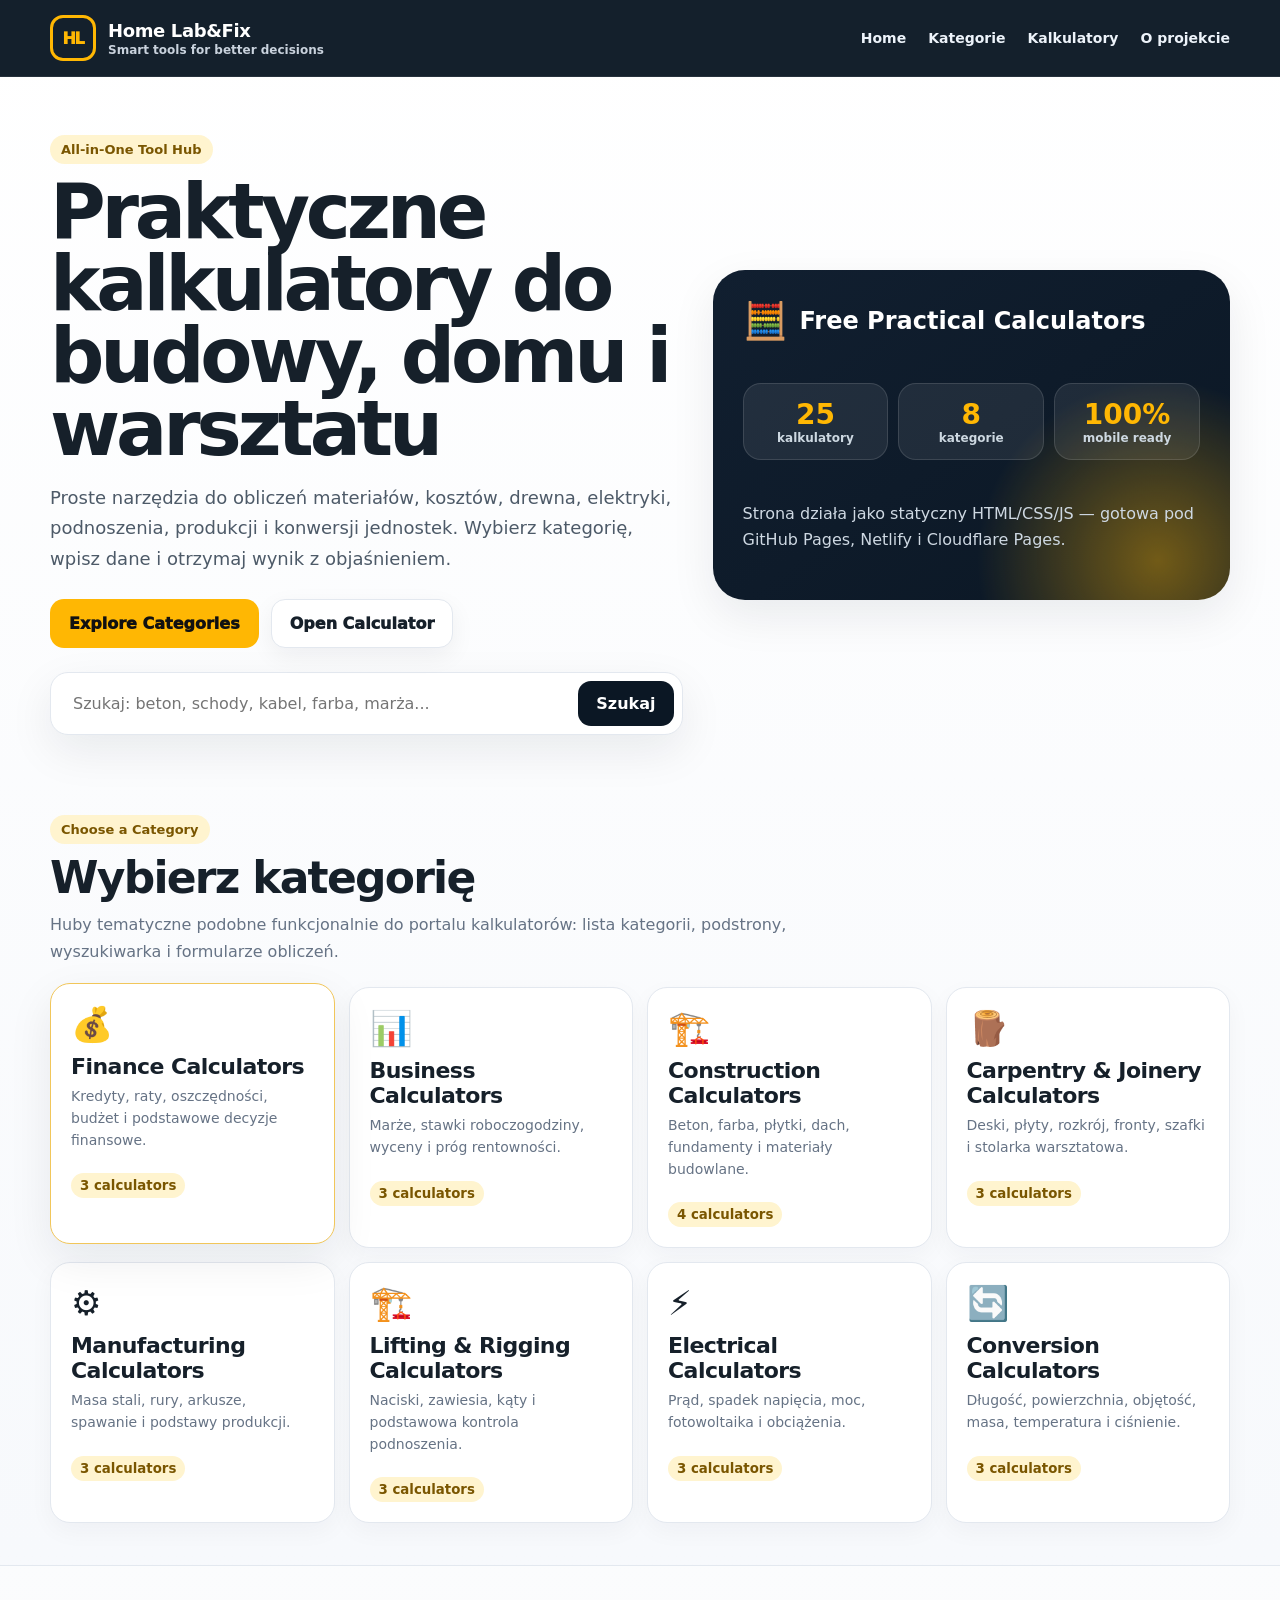
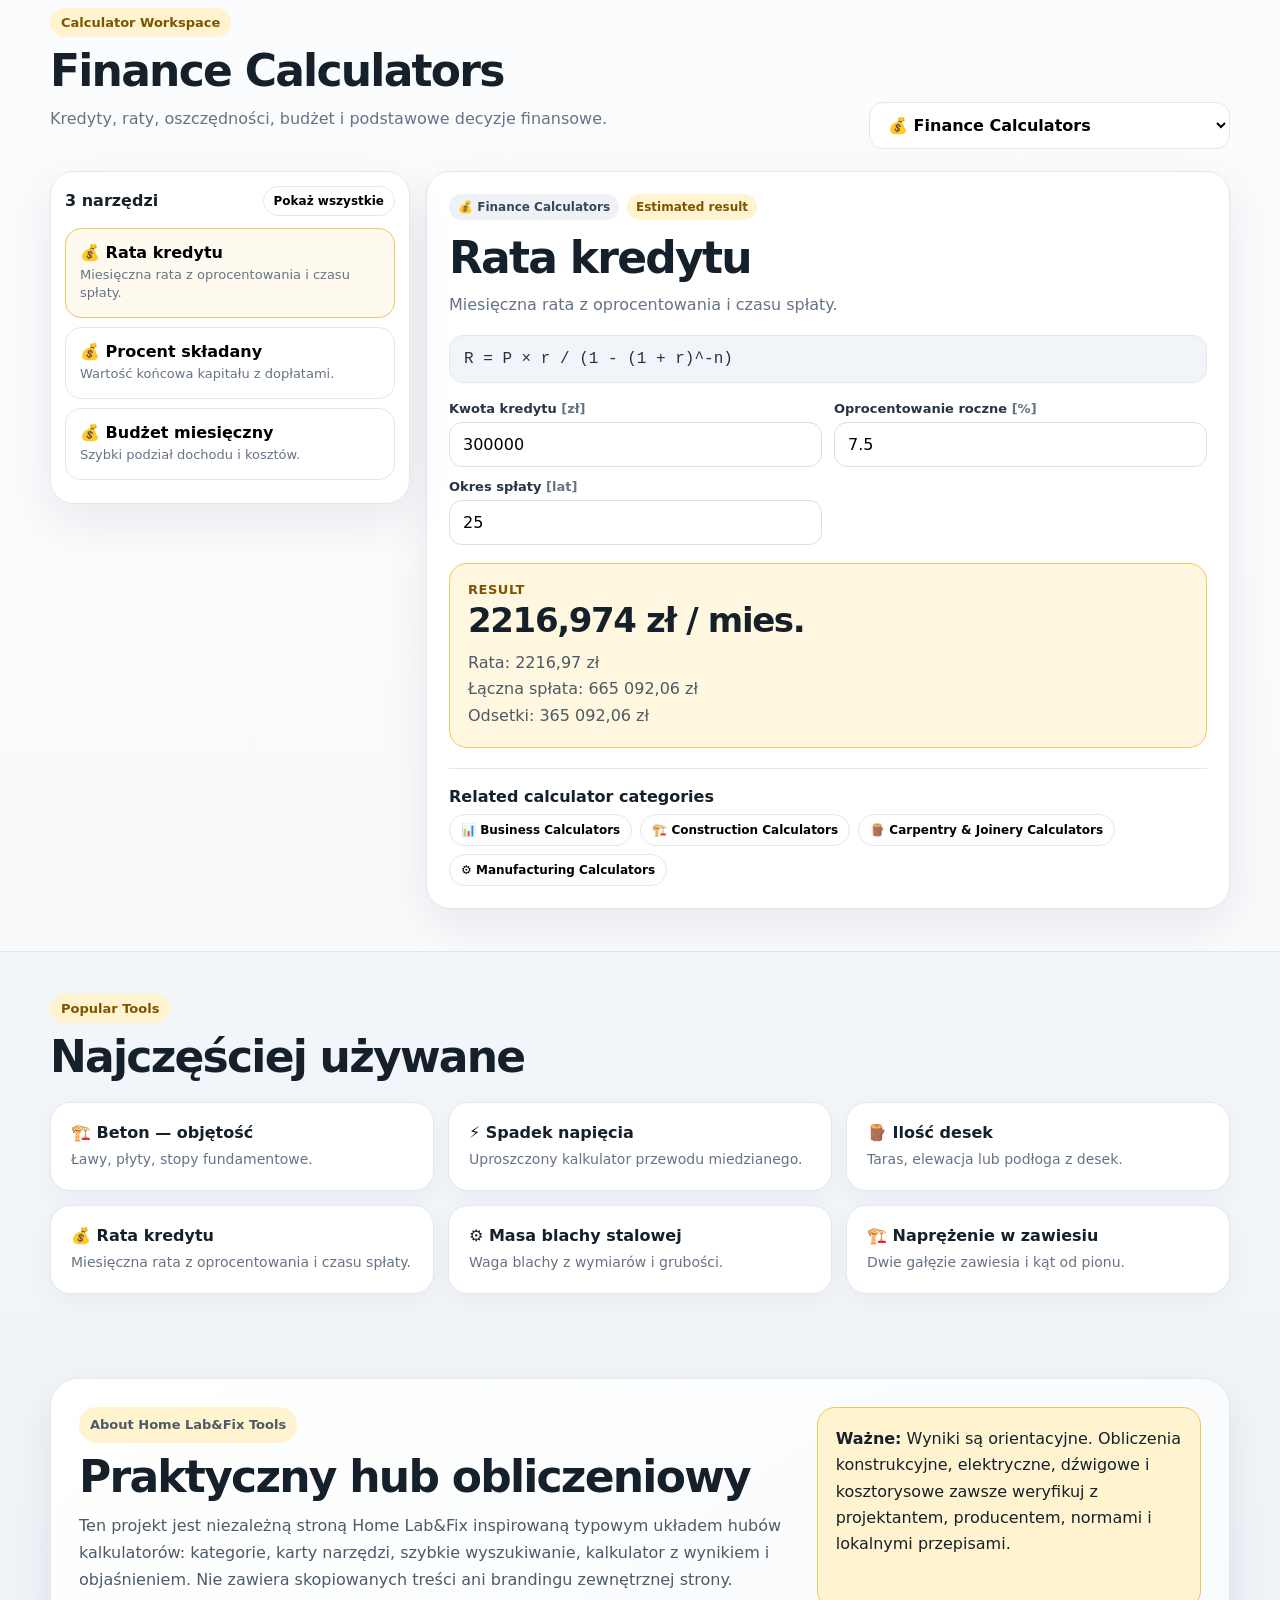
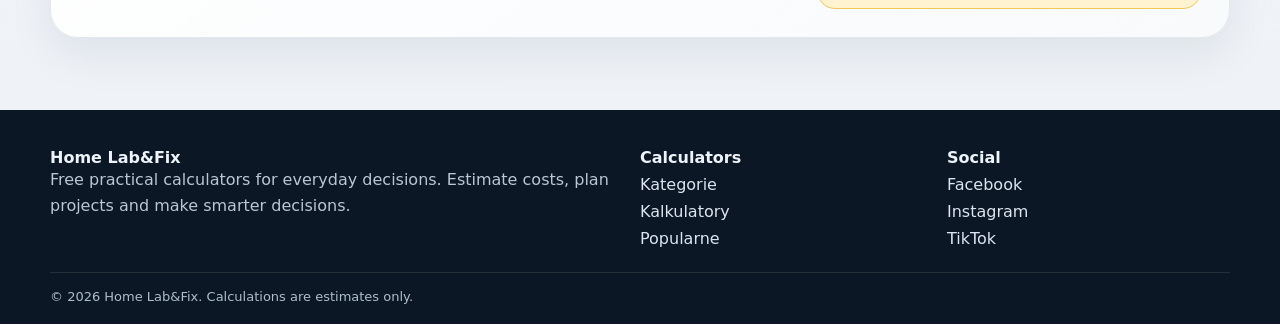
<file: index.html>
<!DOCTYPE html>
<html lang="pl">
<head>
  <meta charset="UTF-8" />
  <meta name="viewport" content="width=device-width, initial-scale=1.0" />
  <title>Kalkulatory Home Lab&Fix | Practical Calculator Hub</title>
  <meta name="description" content="Kalkulatory Home Lab&Fix — praktyczne kalkulatory dla budowy, warsztatu, elektryki, finansów i konwersji jednostek." />
  <link rel="stylesheet" href="style.css" />
</head>
<body>
  <header class="site-header">
    <div class="container header-inner">
      <a class="brand" href="#home" aria-label="Kalkulatory Home Lab&Fix">
        <span class="brand-logo">HL</span>
        <span>
          <strong>Home Lab&Fix</strong>
          <small>Smart tools for better decisions</small>
        </span>
      </a>
      <button class="menu-toggle" id="menuToggle" aria-label="Otwórz menu">☰</button>
      <nav class="main-nav" id="mainNav">
        <a href="#home">Home</a>
        <a href="#categories">Kategorie</a>
        <a href="#calculators">Kalkulatory</a>
        <a href="#about">O projekcie</a>
      </nav>
    </div>
  </header>

  <main id="home">
    <section class="hero">
      <div class="container hero-grid">
        <div class="hero-copy">
          <p class="eyebrow">All-in-One Tool Hub</p>
          <h1>Praktyczne kalkulatory do budowy, domu i warsztatu</h1>
          <p class="lead">
            Proste narzędzia do obliczeń materiałów, kosztów, drewna, elektryki, podnoszenia,
            produkcji i konwersji jednostek. Wybierz kategorię, wpisz dane i otrzymaj wynik z objaśnieniem.
          </p>
          <div class="hero-actions">
            <a class="btn primary" href="#categories">Explore Categories</a>
            <a class="btn secondary" href="#calculators">Open Calculator</a>
          </div>
          <form class="search-box" id="searchForm">
            <input id="searchInput" type="search" placeholder="Szukaj: beton, schody, kabel, farba, marża..." />
            <button type="submit">Szukaj</button>
          </form>
        </div>
        <div class="hero-card">
          <div class="hero-card-top">
            <span>🧮</span>
            <strong>Free Practical Calculators</strong>
          </div>
          <div class="stats">
            <div><b id="statCalculators">0</b><span>kalkulatory</span></div>
            <div><b id="statCategories">0</b><span>kategorie</span></div>
            <div><b>100%</b><span>mobile ready</span></div>
          </div>
          <p>Strona działa jako statyczny HTML/CSS/JS — gotowa pod GitHub Pages, Netlify i Cloudflare Pages.</p>
        </div>
      </div>
    </section>

    <section class="section" id="categories">
      <div class="container">
        <div class="section-head">
          <p class="eyebrow">Choose a Category</p>
          <h2>Wybierz kategorię</h2>
          <p>Huby tematyczne podobne funkcjonalnie do portalu kalkulatorów: lista kategorii, podstrony, wyszukiwarka i formularze obliczeń.</p>
        </div>
        <div class="category-grid" id="categoryGrid"></div>
      </div>
    </section>

    <section class="section section-soft" id="calculators">
      <div class="container">
        <div class="section-head split">
          <div>
            <p class="eyebrow">Calculator Workspace</p>
            <h2 id="workspaceTitle">Kalkulatory</h2>
            <p id="workspaceText">Wybierz kalkulator z listy lub użyj wyszukiwarki.</p>
          </div>
          <select id="categorySelect" aria-label="Filtr kategorii"></select>
        </div>

        <div class="workspace">
          <aside class="calculator-list">
            <div class="list-toolbar">
              <strong id="listCount">Lista</strong>
              <button class="small-btn" id="showAll">Pokaż wszystkie</button>
            </div>
            <div id="calculatorList"></div>
          </aside>

          <section class="calculator-panel">
            <div id="calculatorPanel"></div>
          </section>
        </div>
      </div>
    </section>

    <section class="section" id="popular">
      <div class="container">
        <div class="section-head">
          <p class="eyebrow">Popular Tools</p>
          <h2>Najczęściej używane</h2>
        </div>
        <div class="popular-grid" id="popularGrid"></div>
      </div>
    </section>

    <section class="section" id="about">
      <div class="container about-box">
        <div>
          <p class="eyebrow">About Home Lab&Fix Tools</p>
          <h2>Praktyczny hub obliczeniowy</h2>
          <p>
            Ten projekt jest niezależną stroną Home Lab&Fix inspirowaną typowym układem hubów kalkulatorów:
            kategorie, karty narzędzi, szybkie wyszukiwanie, kalkulator z wynikiem i objaśnieniem.
            Nie zawiera skopiowanych treści ani brandingu zewnętrznej strony.
          </p>
        </div>
        <div class="disclaimer">
          <strong>Ważne:</strong>
          Wyniki są orientacyjne. Obliczenia konstrukcyjne, elektryczne, dźwigowe i kosztorysowe zawsze weryfikuj z projektantem,
          producentem, normami i lokalnymi przepisami.
        </div>
      </div>
    </section>
  </main>

  <footer class="site-footer">
    <div class="container footer-grid">
      <div>
        <strong>Home Lab&Fix</strong>
        <p>Free practical calculators for everyday decisions. Estimate costs, plan projects and make smarter decisions.</p>
      </div>
      <div>
        <strong>Calculators</strong>
        <a href="#categories">Kategorie</a>
        <a href="#calculators">Kalkulatory</a>
        <a href="#popular">Popularne</a>
      </div>
      <div>
        <strong>Social</strong>
        <a href="https://facebook.com/homelabfix" target="_blank" rel="noopener">Facebook</a>
        <a href="https://www.instagram.com/homelabfix" target="_blank" rel="noopener">Instagram</a>
        <a href="https://www.tiktok.com/@homelabfix" target="_blank" rel="noopener">TikTok</a>
      </div>
    </div>
    <div class="container copyright">© 2026 Home Lab&Fix. Calculations are estimates only.</div>
  </footer>

  <script src="app.js"></script>
</body>
</html>
</file>
<file: style.css>
/* Home Lab&Fix Calculator Hub — static website */
:root{
  --bg:#f4f6f8;
  --surface:#ffffff;
  --surface-2:#f8fafc;
  --ink:#16202a;
  --muted:#667385;
  --line:#e3e8ef;
  --navy:#0b1724;
  --navy-2:#111f30;
  --accent:#ffb703;
  --accent-2:#ffd166;
  --blue:#2563eb;
  --green:#15803d;
  --red:#dc2626;
  --shadow:0 16px 45px rgba(15,23,42,.08);
  --radius:22px;
  --max:1180px;
}
*{box-sizing:border-box}
html{scroll-behavior:smooth}
body{
  margin:0;
  font-family:Inter,ui-sans-serif,system-ui,-apple-system,BlinkMacSystemFont,"Segoe UI",Arial,sans-serif;
  color:var(--ink);
  background:linear-gradient(180deg,#fff 0%,#f7f9fc 44%,#eef2f7 100%);
}
a{text-decoration:none;color:inherit}
button,input,select{font:inherit}
.container{width:min(var(--max),calc(100% - 32px));margin:auto}
.site-header{
  position:sticky;top:0;z-index:50;
  background:rgba(11,23,36,.96);
  backdrop-filter:blur(14px);
  border-bottom:1px solid rgba(255,255,255,.08);
}
.header-inner{min-height:76px;display:flex;align-items:center;justify-content:space-between;gap:22px}
.brand{display:flex;align-items:center;gap:12px;color:#fff}
.brand-logo{
  width:46px;height:46px;border:3px solid var(--accent);border-radius:13px;
  display:grid;place-items:center;color:var(--accent);font-weight:950;letter-spacing:-.08em;
}
.brand strong{display:block;font-size:18px;letter-spacing:-.02em}
.brand small{display:block;color:#c9d2dd;font-weight:700;font-size:12px;margin-top:2px}
.main-nav{display:flex;align-items:center;gap:22px;color:#edf3fa;font-weight:800;font-size:14px}
.main-nav a:hover{color:var(--accent)}
.menu-toggle{display:none;background:transparent;border:0;color:#fff;font-size:28px}
.hero{padding:58px 0 38px}
.hero-grid{display:grid;grid-template-columns:1.1fr .9fr;gap:30px;align-items:center}
.eyebrow{
  display:inline-flex;align-items:center;gap:8px;
  margin:0 0 12px;
  padding:7px 11px;border-radius:999px;
  color:#7a5600;background:#fff4cf;
  font-size:13px;font-weight:900;
}
h1,h2,h3,p{margin-top:0}
h1{font-size:clamp(42px,7vw,76px);line-height:.95;letter-spacing:-.055em;margin-bottom:18px}
h2{font-size:clamp(30px,4vw,44px);line-height:1.02;letter-spacing:-.04em;margin-bottom:12px}
h3{font-size:22px;letter-spacing:-.025em}
.lead{max-width:760px;color:#4d5a68;font-size:18px;line-height:1.7}
.hero-actions{display:flex;flex-wrap:wrap;gap:12px;margin:24px 0}
.btn{
  display:inline-flex;align-items:center;justify-content:center;
  padding:14px 18px;border-radius:14px;font-weight:950;border:1px solid transparent;
}
.btn.primary{background:var(--accent);color:#111}
.btn.secondary{background:#fff;color:var(--ink);border-color:var(--line);box-shadow:0 8px 24px rgba(15,23,42,.06)}
.search-box{
  background:#fff;border:1px solid var(--line);border-radius:18px;padding:8px;
  display:flex;gap:8px;box-shadow:var(--shadow);max-width:720px
}
.search-box input{flex:1;border:0;outline:0;padding:13px 14px;min-width:0}
.search-box button{border:0;border-radius:13px;background:var(--navy);color:#fff;padding:12px 18px;font-weight:900;cursor:pointer}
.hero-card{
  min-height:330px;border-radius:32px;padding:30px;
  background:
    radial-gradient(circle at 86% 88%,rgba(255,183,3,.42),transparent 34%),
    linear-gradient(145deg,var(--navy-2),var(--navy));
  color:#fff;box-shadow:var(--shadow);display:flex;flex-direction:column;justify-content:space-between;overflow:hidden
}
.hero-card-top{display:flex;align-items:center;gap:12px}
.hero-card-top span{font-size:36px}
.hero-card-top strong{font-size:24px;line-height:1.1}
.hero-card p{color:#ced8e2;line-height:1.65}
.stats{display:grid;grid-template-columns:repeat(3,1fr);gap:10px;margin:22px 0}
.stats div{background:rgba(255,255,255,.08);border:1px solid rgba(255,255,255,.12);border-radius:18px;padding:14px;text-align:center}
.stats b{display:block;font-size:28px;color:var(--accent)}
.stats span{display:block;color:#cdd8e1;font-size:12px;font-weight:800}
.section{padding:42px 0}
.section-soft{background:rgba(255,255,255,.54);border-top:1px solid var(--line);border-bottom:1px solid var(--line)}
.section-head{max-width:760px;margin-bottom:22px}
.section-head p:not(.eyebrow){color:var(--muted);line-height:1.65}
.section-head.split{display:flex;max-width:none;align-items:end;justify-content:space-between;gap:16px}
.section-head select{
  padding:12px 14px;border:1px solid var(--line);border-radius:14px;background:#fff;min-width:230px;font-weight:800
}
.category-grid{display:grid;grid-template-columns:repeat(4,1fr);gap:14px}
.category-card{
  background:#fff;border:1px solid var(--line);border-radius:20px;padding:20px;
  box-shadow:0 8px 24px rgba(15,23,42,.04);cursor:pointer;transition:.2s ease;min-height:185px
}
.category-card:hover,.category-card.active{transform:translateY(-4px);border-color:#f1c65a;box-shadow:var(--shadow)}
.category-icon{font-size:34px;margin-bottom:10px}
.category-card h3{margin-bottom:7px}
.category-card p{color:var(--muted);font-size:14px;line-height:1.55}
.category-card small{display:inline-flex;margin-top:8px;color:#7a5600;background:#fff4cf;border-radius:999px;padding:5px 9px;font-weight:900}
.workspace{display:grid;grid-template-columns:360px 1fr;gap:16px;align-items:start}
.calculator-list,.calculator-panel{
  background:#fff;border:1px solid var(--line);border-radius:24px;box-shadow:var(--shadow)
}
.calculator-list{padding:14px;position:sticky;top:96px;max-height:calc(100vh - 120px);overflow:auto}
.list-toolbar{display:flex;justify-content:space-between;align-items:center;gap:10px;margin-bottom:12px}
.small-btn{border:1px solid var(--line);background:#fff;border-radius:999px;padding:7px 10px;font-size:12px;font-weight:900;cursor:pointer}
.calc-row{
  display:block;width:100%;text-align:left;background:#fff;border:1px solid var(--line);
  border-radius:16px;padding:14px;margin-bottom:9px;cursor:pointer
}
.calc-row:hover,.calc-row.active{border-color:#f1c65a;background:#fffaf0}
.calc-row strong{display:block;margin-bottom:4px}
.calc-row span{display:block;color:var(--muted);font-size:13px;line-height:1.45}
.calculator-panel{padding:22px;min-height:580px}
.calc-meta{display:flex;flex-wrap:wrap;gap:8px;margin-bottom:16px}
.tag{display:inline-flex;border-radius:999px;padding:6px 9px;font-size:12px;font-weight:900;background:#eef2f7;color:#394657}
.tag.warn{background:#fff4cf;color:#7a5600}
.formula{
  padding:14px;border-radius:14px;background:#f1f5f9;border:1px solid #e2e8f0;
  font-family:ui-monospace,SFMono-Regular,Menlo,monospace;color:#243244;overflow:auto;margin-bottom:18px
}
.fields{display:grid;grid-template-columns:repeat(2,1fr);gap:12px}
.field label{display:block;font-size:13px;font-weight:900;margin-bottom:6px;color:#273445}
.field input,.field select{
  width:100%;border:1px solid #d8e0ea;border-radius:13px;padding:12px 13px;background:#fff;outline:none
}
.field input:focus,.field select:focus{border-color:#e1a500;box-shadow:0 0 0 3px rgba(255,183,3,.16)}
.result-box{
  margin-top:18px;border-radius:18px;border:1px solid #f1c65a;background:#fff7df;padding:18px
}
.result-box span{display:block;font-size:13px;font-weight:900;color:#7a5600;text-transform:uppercase;letter-spacing:.04em}
.result-box strong{display:block;font-size:34px;letter-spacing:-.04em;margin:3px 0 10px}
.steps{color:#4e5a66;line-height:1.65}
.related{margin-top:20px;padding-top:18px;border-top:1px solid var(--line)}
.related-buttons{display:flex;flex-wrap:wrap;gap:8px;margin-top:8px}
.related-buttons button{border:1px solid var(--line);background:#fff;border-radius:999px;padding:8px 11px;font-weight:900;font-size:12px;cursor:pointer}
.popular-grid{display:grid;grid-template-columns:repeat(3,1fr);gap:14px}
.popular-card{background:#fff;border:1px solid var(--line);border-radius:20px;padding:20px;cursor:pointer;box-shadow:0 8px 24px rgba(15,23,42,.04)}
.popular-card:hover{border-color:#f1c65a;box-shadow:var(--shadow)}
.popular-card b{display:block;margin-bottom:7px}
.popular-card p{color:var(--muted);font-size:14px;line-height:1.5;margin-bottom:0}
.about-box{
  background:linear-gradient(145deg,#fff,#f8fafc);
  border:1px solid var(--line);border-radius:28px;padding:28px;display:grid;grid-template-columns:1.3fr .7fr;gap:24px;box-shadow:var(--shadow)
}
.about-box p{color:#4d5a68;line-height:1.7}
.disclaimer{background:#fff4cf;border:1px solid #f1c65a;border-radius:18px;padding:18px;line-height:1.65}
.site-footer{background:var(--navy);color:#edf3fa;padding:38px 0 20px;margin-top:30px}
.footer-grid{display:grid;grid-template-columns:2fr 1fr 1fr;gap:24px}
.footer-grid p{color:#bac6d2;line-height:1.6}
.footer-grid a{display:block;color:#dbe5ef;margin-top:8px}
.footer-grid a:hover{color:var(--accent)}
.copyright{border-top:1px solid rgba(255,255,255,.1);margin-top:24px;padding-top:16px;color:#aebdca;font-size:13px}
@media (max-width:960px){
  .hero-grid,.workspace,.about-box{grid-template-columns:1fr}
  .calculator-list{position:relative;top:auto;max-height:none}
  .category-grid{grid-template-columns:repeat(2,1fr)}
  .popular-grid{grid-template-columns:1fr}
}
@media (max-width:680px){
  .container{width:min(100% - 22px,var(--max))}
  .header-inner{min-height:66px}
  .menu-toggle{display:block}
  .main-nav{
    display:none;position:absolute;left:12px;right:12px;top:72px;background:var(--navy-2);
    border:1px solid rgba(255,255,255,.1);border-radius:18px;padding:14px;flex-direction:column;align-items:flex-start
  }
  .main-nav.open{display:flex}
  .brand small{display:none}
  .hero{padding:34px 0 22px}
  h1{font-size:44px}
  .search-box{flex-direction:column}
  .search-box button{width:100%}
  .category-grid{grid-template-columns:1fr}
  .section-head.split{align-items:start;flex-direction:column}
  .section-head select{width:100%}
  .fields{grid-template-columns:1fr}
  .calculator-panel{padding:15px}
  .stats{grid-template-columns:1fr}
  .footer-grid{grid-template-columns:1fr}
}
</file>
